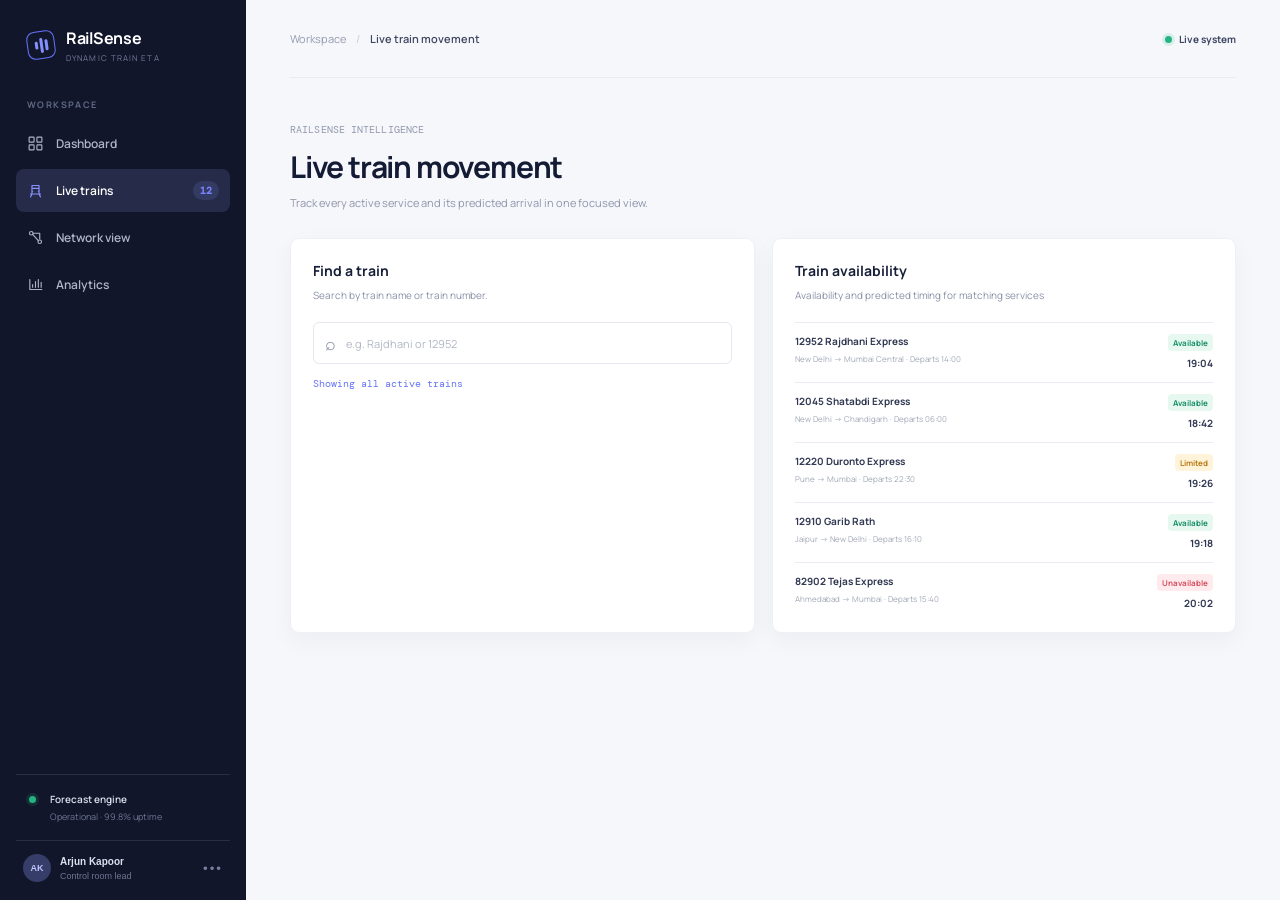
<file: frontend/feature.html>
<!DOCTYPE html>
<html lang="en">
<head>
  <meta charset="UTF-8" />
  <meta name="viewport" content="width=device-width, initial-scale=1.0" />
  <title>RailSense — Feature view</title>
  <link rel="preconnect" href="https://fonts.googleapis.com" />
  <link rel="preconnect" href="https://fonts.gstatic.com" crossorigin />
  <link href="https://fonts.googleapis.com/css2?family=DM+Mono:wght@400;500&family=Manrope:wght@400;500;600;700;800&display=swap" rel="stylesheet" />
  <link rel="stylesheet" href="styles.css" />
  <link rel="stylesheet" href="feature.css" />
</head>
<body>
  <div class="app-shell">
    <aside class="sidebar">
      <a class="brand" href="index.html" aria-label="Open RailSense dashboard"><div class="brand-mark"><span></span><span></span><span></span></div><div><strong>RailSense</strong><small>Dynamic Train ETA</small></div></a>
      <div class="sidebar-section">
        <p class="sidebar-label">Workspace</p>
        <nav class="nav-list" aria-label="Main navigation">
          <a class="nav-item" href="index.html"><svg viewBox="0 0 24 24"><rect x="3" y="3" width="7" height="7" rx="1"/><rect x="14" y="3" width="7" height="7" rx="1"/><rect x="3" y="14" width="7" height="7" rx="1"/><rect x="14" y="14" width="7" height="7" rx="1"/></svg>Dashboard</a>
          <a class="nav-item" data-view="trains" href="feature.html?view=trains"><svg viewBox="0 0 24 24"><path d="M5 17h14M7 17V5h10v12M5 21l2-4m12 4-2-4M7 9h10M8 13h.01M16 13h.01"/></svg>Live trains <b class="nav-count">12</b></a>
          <a class="nav-item" data-view="network" href="feature.html?view=network"><svg viewBox="0 0 24 24"><circle cx="6" cy="6" r="2.5"/><circle cx="18" cy="18" r="2.5"/><path d="M8 7.5 16 16.5M18 6H9M18 6v8"/></svg>Network view</a>
          <a class="nav-item" data-view="analytics" href="feature.html?view=analytics"><svg viewBox="0 0 24 24"><path d="M4 19V5m0 14h17M8 16v-4m4 4V8m4 8V5m4 11v-7"/></svg>Analytics</a>
        </nav>
      </div>
      <div class="sidebar-footer"><div class="system-status"><i class="pulse"></i><span><strong>Forecast engine</strong><small>Operational · 99.8% uptime</small></span></div><button class="profile"><span class="avatar">AK</span><span><strong>Arjun Kapoor</strong><small>Control room lead</small></span><span class="more">•••</span></button></div>
    </aside>
    <main class="main-content feature-content">
      <div class="topbar"><div class="breadcrumb"><span>Workspace</span><b>/</b><strong id="breadcrumbTitle">Feature view</strong></div><div class="live-indicator"><i class="pulse"></i>Live system</div></div>
      <section class="feature-hero"><p class="eyebrow">RAILSENSE INTELLIGENCE</p><h1 id="featureTitle">Live train movement</h1><p id="featureSubtitle" class="subtitle">Monitor the network from a focused operational view.</p></section>
      <section class="feature-grid" id="featureGrid"></section>
    </main>
  </div>
  <script src="feature.js"></script>
</body>
</html>
</file>
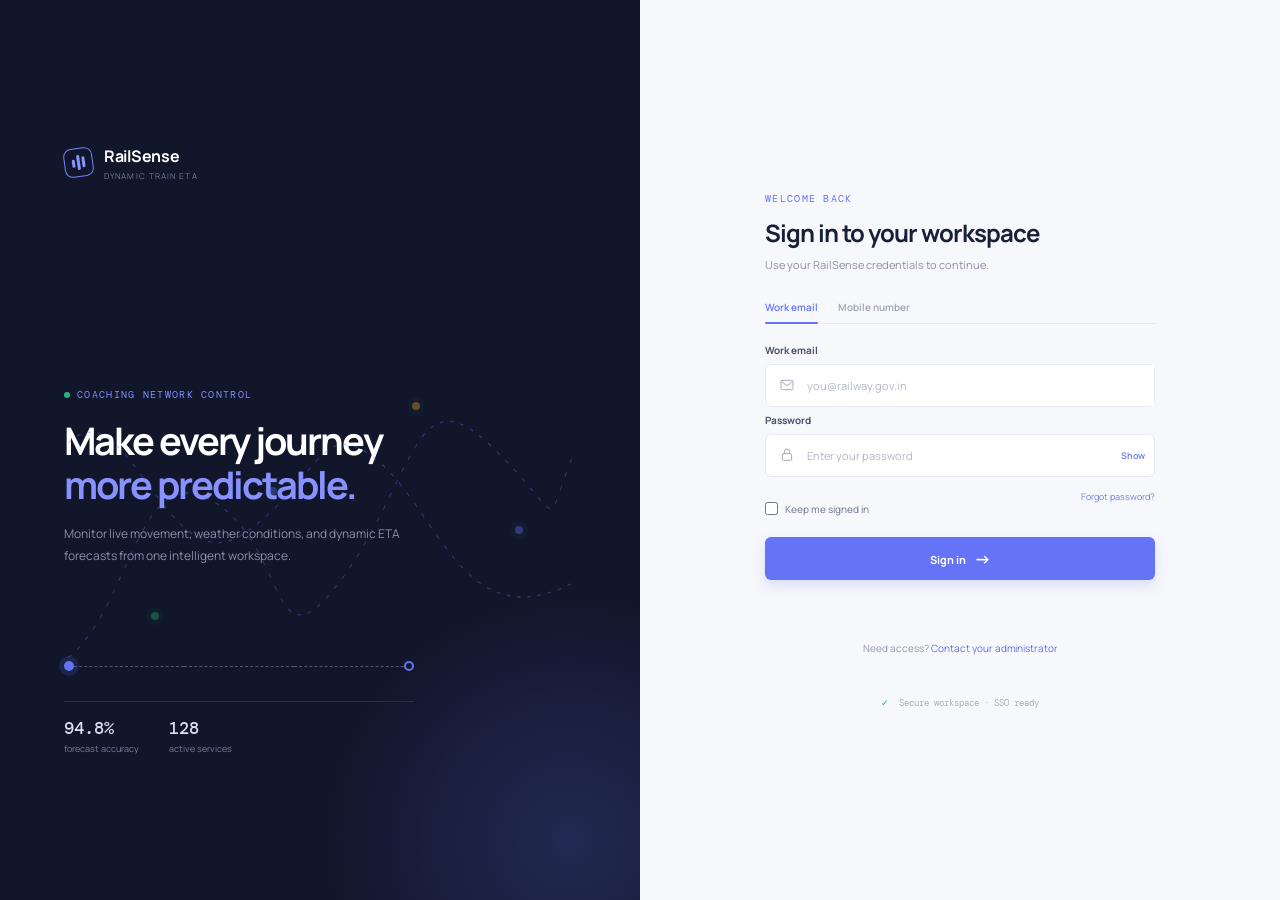
<file: frontend/login.html>
<!DOCTYPE html>
<html lang="en">
<head>
  <meta charset="UTF-8" />
  <meta name="viewport" content="width=device-width, initial-scale=1.0" />
  <meta name="description" content="Sign in to RailSense operations intelligence." />
  <title>Sign in — RailSense</title>
  <link rel="preconnect" href="https://fonts.googleapis.com" />
  <link rel="preconnect" href="https://fonts.gstatic.com" crossorigin />
  <link href="https://fonts.googleapis.com/css2?family=DM+Mono:wght@400;500&family=Manrope:wght@400;500;600;700;800&display=swap" rel="stylesheet" />
  <link rel="stylesheet" href="login.css" />
</head>
<body>
  <main class="login-shell">
    <section class="login-visual">
      <div class="visual-content">
        <div class="brand">
          <div class="brand-mark"><span></span><span></span><span></span></div>
          <div><strong>RailSense</strong><small>Dynamic Train ETA</small></div>
        </div>
        <div class="visual-copy">
          <p class="eyebrow"><i></i>COACHING NETWORK CONTROL</p>
          <h1>Make every journey<br /><em>more predictable.</em></h1>
          <p>Monitor live movement, weather conditions, and dynamic ETA forecasts from one intelligent workspace.</p>
        </div>
        <div class="signal-grid" aria-hidden="true">
          <svg viewBox="0 0 600 300" preserveAspectRatio="none"><path d="M5 245 C80 205 86 90 175 125 S240 260 325 185 S410 25 500 82 S560 150 595 92"/><path d="M5 80 C75 35 120 190 210 150 S300 55 370 95 S470 230 595 188"/></svg>
          <span class="signal-node n1"></span><span class="signal-node n2"></span><span class="signal-node n3"></span><span class="signal-node n4"></span>
        </div>
        <div class="visual-route">
          <div class="route-line"><span class="route-point active"></span><i></i><i></i><i></i><span class="route-point"></span></div>
          <div class="route-stats"><span><strong>94.8%</strong> forecast accuracy</span><span><strong>128</strong> active services</span></div>
        </div>
      </div>
      <div class="visual-glow"></div>
    </section>

    <section class="login-panel">
      <div class="login-card">
        <div class="mobile-brand brand">
          <div class="brand-mark"><span></span><span></span><span></span></div>
          <div><strong>RailSense</strong><small>Dynamic Train ETA</small></div>
        </div>
        <div class="login-heading">
          <p class="eyebrow">WELCOME BACK</p>
          <h2>Sign in to your workspace</h2>
          <p>Use your RailSense credentials to continue.</p>
        </div>
        <form id="loginForm" novalidate>
          <div class="login-methods" role="tablist" aria-label="Sign in method"><button type="button" class="method-tab active" data-method="email">Work email</button><button type="button" class="method-tab" data-method="mobile">Mobile number</button></div>
          <div id="emailLogin">
            <label for="email">Work email</label>
            <div class="input-wrap"><svg viewBox="0 0 24 24"><rect x="3" y="5" width="18" height="14" rx="2"/><path d="m4 7 8 6 8-6"/></svg><input id="email" name="email" type="email" autocomplete="email" placeholder="you@railway.gov.in" /></div>
          </div>
          <div id="mobileLogin" hidden>
            <label for="mobile">Mobile number</label>
            <div class="input-wrap mobile-input"><span class="country-code">+91</span><span class="country-divider"></span><input id="mobile" name="mobile" type="tel" inputmode="numeric" autocomplete="tel" placeholder="98765 43210" /></div>
          </div>
          <span class="field-error" id="emailError"></span>
          <span class="field-error" id="mobileError"></span>
          <div class="password-label"><label for="password">Password</label></div>
          <div class="input-wrap"><svg viewBox="0 0 24 24"><rect x="5" y="10" width="14" height="10" rx="2"/><path d="M8 10V7a4 4 0 0 1 8 0v3"/></svg><input id="password" name="password" type="password" autocomplete="current-password" placeholder="Enter your password" required /><button type="button" class="toggle-password" id="togglePassword" aria-label="Show password">Show</button></div>
          <span class="field-error" id="passwordError"></span>
          <div class="forgot-row"><a href="#" id="forgotPassword">Forgot password?</a></div>
          <label class="remember"><input type="checkbox" id="remember" /> <span>Keep me signed in</span></label>
          <button class="sign-in-button" type="submit">Sign in <span>→</span></button>
          <p class="form-message" id="formMessage" role="status"></p>
        </form>
        <p class="login-footer">Need access? <a href="mailto:support@railsense.example">Contact your administrator</a></p>
        <p class="security-note"><span>✓</span> Secure workspace · SSO ready</p>
      </div>
    </section>
  </main>
  <script src="login.js"></script>
</body>
</html>
</file>
<file: frontend/styles.css>
:root{--bg:#f6f7fb;--surface:#fff;--sidebar:#11162a;--ink:#182039;--muted:#8991a7;--line:#e9ebf2;--blue:#6574f7;--blue-soft:#eef0ff;--green:#25b481;--amber:#eaa62b;--red:#e75a67;--shadow:0 8px 24px rgba(24,32,57,.045)}*{box-sizing:border-box}html{scroll-behavior:smooth}body{margin:0;background:var(--bg);color:var(--ink);font-family:Manrope,Arial,sans-serif;font-size:13px}.app-shell{display:flex;min-height:100vh}.sidebar{width:246px;background:var(--sidebar);color:#aeb4ca;display:flex;flex-direction:column;padding:27px 16px 18px;flex-shrink:0}.brand{display:flex;align-items:center;gap:11px;padding:0 11px 35px;color:white;text-decoration:none}.brand:hover,.brand:focus,.brand:visited{color:white;text-decoration:none}.brand strong{display:block;font-size:16px;letter-spacing:-.3px}.brand small{display:block;color:#757d9e;font-size:8px;text-transform:uppercase;letter-spacing:1.1px;margin-top:3px;text-decoration:none}.brand-mark{width:28px;height:28px;border:1px solid #6574f7;border-radius:8px;display:flex;align-items:center;justify-content:center;gap:2px;transform:rotate(-8deg)}.brand-mark span{display:block;width:3px;border-radius:3px;background:#8590ff}.brand-mark span:first-child{height:8px}.brand-mark span:nth-child(2){height:15px}.brand-mark span:last-child{height:11px}.sidebar-label{margin:0 11px 11px;color:#606986;font-size:9px;text-transform:uppercase;letter-spacing:1.4px;font-weight:700}.sidebar-section{margin-bottom:29px}.nav-list{display:grid;gap:4px}.nav-item{height:43px;border-radius:8px;display:flex;align-items:center;gap:12px;padding:0 11px;text-decoration:none;color:#aeb4ca;font-size:12px;font-weight:600}.nav-item svg{width:17px;height:17px;fill:none;stroke:currentColor;stroke-width:1.6;stroke-linecap:round;stroke-linejoin:round}.nav-item.active,.nav-item:hover{background:#252b48;color:white}.nav-item.active svg{color:#8892ff}.nav-count{font-family:"DM Mono";font-size:10px;margin-left:auto;color:#7882ff;background:#333b63;border-radius:10px;padding:3px 7px}.saved-section{padding-top:1px}.saved-view{display:flex;align-items:center;gap:9px;border:0;background:none;color:#959cb5;width:100%;padding:8px 11px;font:500 11px Manrope;text-align:left;cursor:pointer}.saved-view span{margin-left:auto;color:#606986;font-size:17px}.dot{display:inline-block;width:7px;height:7px;border-radius:50%;flex-shrink:0}.green{background:var(--green)}.amber{background:var(--amber)}.red{background:var(--red)}.sidebar-footer{margin-top:auto}.system-status{display:flex;gap:9px;border-top:1px solid #292e46;border-bottom:1px solid #292e46;padding:17px 11px;margin-bottom:13px}.system-status strong,.profile strong{display:block;color:#dbe0ef;font-size:10px;font-weight:600}.system-status small,.profile small{display:block;color:#6e7692;font-size:9px;margin-top:4px}.pulse{display:inline-block;width:7px;height:7px;border-radius:50%;background:var(--green);box-shadow:0 0 0 3px rgba(37,180,129,.14);margin:4px 5px 0 2px}.profile{border:0;background:none;display:flex;gap:9px;align-items:center;width:100%;padding:0 7px;cursor:pointer;text-align:left}.avatar{height:28px;width:28px;display:grid;place-items:center;border-radius:50%;background:#353d68;color:#bfc5ff;font-size:9px;font-weight:700}.more{margin-left:auto;color:#77809e;letter-spacing:2px}.main-content{width:calc(100% - 246px);padding:0 44px 17px;overflow:hidden}.topbar{height:78px;border-bottom:1px solid var(--line);display:flex;align-items:center;justify-content:space-between}.breadcrumb{display:flex;align-items:center;gap:10px;color:#949bb0;font-size:11px}.breadcrumb b{font-weight:400;color:#c6cad5}.breadcrumb strong{color:#3e4660;font-weight:600}.top-actions{display:flex;align-items:center;gap:18px}.live-indicator{font-size:10px;color:#3d4765;font-weight:700}.live-indicator .pulse{margin-right:7px}.updated{font:10px "DM Mono";color:#9ba1b2}.icon-button{position:relative;border:0;background:none;color:#7d859a;padding:3px;cursor:pointer}.icon-button svg{width:17px;height:17px;fill:none;stroke:currentColor;stroke-width:1.5;stroke-linecap:round;stroke-linejoin:round}.icon-button em{position:absolute;top:0;right:0;width:5px;height:5px;border-radius:50%;background:var(--red);border:1px solid var(--bg)}.page-heading{display:flex;justify-content:space-between;align-items:flex-end;padding:30px 0 24px}.eyebrow{margin:0 0 10px;color:#9098ac;font:10px "DM Mono";letter-spacing:.1px}.eyebrow span{color:#c7ccdb;margin:0 5px}h1{font-size:25px;letter-spacing:-1.2px;margin:0;color:#141b35}h1 span{color:#6574f7;font-size:18px;margin-left:4px}.subtitle{color:#8d95a9;margin:7px 0 0;font-size:11px}.primary-button{background:var(--blue);border:0;color:#fff;border-radius:6px;padding:11px 15px;font:700 11px Manrope;display:flex;align-items:center;gap:8px;box-shadow:0 5px 12px rgba(101,116,247,.2);cursor:pointer}.primary-button:hover{background:#5363e5}.primary-button svg{width:14px;height:14px;fill:none;stroke:currentColor;stroke-width:1.8;stroke-linecap:round;stroke-linejoin:round}.stats-grid{display:grid;grid-template-columns:repeat(4,1fr);gap:14px;margin-bottom:17px}.stat-card,.panel{background:var(--surface);border:1px solid #eef0f5;box-shadow:var(--shadow);border-radius:9px}.stat-card{padding:17px 18px 15px}.stat-top{display:flex;justify-content:space-between;align-items:center;margin-bottom:16px}.stat-icon{width:28px;height:28px;display:grid;place-items:center;border-radius:7px}.stat-icon svg{height:15px;width:15px;fill:none;stroke:currentColor;stroke-width:1.7;stroke-linecap:round;stroke-linejoin:round}.blue{color:#6675f5;background:#eef0ff}.purple{color:#a06de5;background:#f5edfd}.stat-icon.amber{color:#df9a22;background:#fff6df}.stat-icon.green{color:#1baa7a;background:#e7f8f1}.trend{font:9px "DM Mono";padding:4px 6px;border-radius:4px}.trend.up{color:#19966e;background:#e8f8f1}.trend.down{color:#d38b18;background:#fff5dd}.trend.neutral{color:#778099;background:#f0f2f7}.stat-card p{font-size:11px;color:#80889e;margin:0 0 6px}.stat-card strong{font:700 22px "DM Mono";letter-spacing:-1.6px;color:#252d48}.stat-card strong span{font-size:12px;letter-spacing:-.5px;color:#778097}.stat-card small{display:block;color:#abb0bf;font-size:9px;margin-top:6px}.content-grid{display:grid;grid-template-columns:1.63fr 1fr;gap:17px}.panel{padding:19px 20px}.panel-heading{display:flex;align-items:flex-start;justify-content:space-between}.panel-heading h2{font-size:13px;margin:0 0 5px;letter-spacing:-.2px}.panel-heading p{font-size:10px;color:#a0a6b6;margin:0}.ghost-button,.more-button{border:0;background:none;color:#6876e9;font:600 10px Manrope;padding:3px;cursor:pointer}.ghost-button span{font-size:16px;vertical-align:-1px;margin-left:4px}.more-button{color:#9da4b5;letter-spacing:2px}.filter-row{display:flex;gap:7px;margin:22px 0 15px}.search-box{height:30px;border:1px solid #e8eaf1;border-radius:5px;display:flex;align-items:center;padding:0 9px;flex:1;min-width:130px}.search-box svg{width:14px;height:14px;fill:none;stroke:#a4abba;stroke-width:1.7}.search-box input{border:0;outline:0;width:100%;font:10px Manrope;padding-left:7px;color:var(--ink)}.search-box input::placeholder{color:#b2b7c5}.filter-button{background:#fff;border:1px solid #e8eaf1;border-radius:5px;padding:0 9px;color:#8991a6;font:600 9px Manrope;white-space:nowrap;cursor:pointer}.filter-button span{font:9px "DM Mono";margin-left:3px;color:#a5aaba}.filter-button.active-filter{background:var(--blue-soft);border-color:#dfe2ff;color:#6170ec}.table-wrap{overflow-x:auto}table{width:100%;border-collapse:collapse;text-align:left;min-width:580px}th{font:9px "DM Mono";color:#a2a9b9;text-transform:uppercase;letter-spacing:.4px;padding:0 8px 10px}td{border-top:1px solid #f0f1f5;padding:13px 8px;color:#727b91;font-size:10px;white-space:nowrap}td:first-child,th:first-child{padding-left:0}.service{display:flex;align-items:center;gap:8px}.service strong{color:#313953;font-size:10px}.train-badge{color:#6472eb;background:#eff1ff;border-radius:4px;font:9px "DM Mono";padding:4px 5px}.arrow{color:#c2c6d2;margin:0 4px}td small{display:block;font-size:9px;color:#a6acba;margin-top:4px}.delay-text{color:#dd9a23!important}.status{display:inline-flex;align-items:center;gap:6px;font-size:9px;font-weight:700}.status i{width:6px;height:6px;border-radius:50%}.on-time{color:#1ba97b}.on-time i{background:var(--green)}.delayed{color:#d99621}.delayed i{background:var(--amber)}.network-map{height:250px;background:#fafbfe;border-radius:7px;margin:23px 0 17px;position:relative;overflow:hidden}.map-grid{position:absolute;inset:0;background-image:linear-gradient(#eef0f6 1px,transparent 1px),linear-gradient(90deg,#eef0f6 1px,transparent 1px);background-size:29px 29px;opacity:.65}.route-lines{position:absolute;inset:10px;width:100%;height:calc(100% - 20px)}.route-lines path{fill:none;stroke:#8b96ff;stroke-width:2.2;stroke-linecap:round;stroke-dasharray:1 5}.map-label{position:absolute;font:8px "DM Mono";color:#b1b6c5;letter-spacing:1px}.label-north{top:18px;left:44%}.label-west{top:47%;left:13px}.label-east{top:36%;right:13px}.label-south{bottom:18px;left:48%}.map-point{width:9px;height:9px;position:absolute;border-radius:50%;border:2px solid white;box-shadow:0 1px 4px #a9afc5}.map-point.p1{top:18%;left:15%}.map-point.p2{top:40%;left:49%}.map-point.p3{top:33%;right:14%}.map-point.p4{bottom:14%;left:29%}.map-point.p5{bottom:18%;right:28%}.map-point.p6{bottom:11%;right:12%}.corridor-list{display:grid;grid-template-columns:1fr 1fr;gap:13px 22px}.corridor-list div{display:flex;justify-content:space-between;color:#737d93;font-size:10px}.corridor-list span{display:flex;align-items:center;gap:7px}.corridor-list strong{font:500 10px "DM Mono";color:#343d58}.bottom-grid{display:grid;grid-template-columns:1.63fr 1fr;gap:17px;margin-top:17px}.chart-panel{min-height:262px}.chart-panel select{border:1px solid #e8eaf1;border-radius:4px;padding:6px 8px;color:#7d869b;background:white;font:9px Manrope}.chart{display:flex;height:181px;margin-top:20px}.y-axis{width:37px;display:flex;flex-direction:column;justify-content:space-between;padding:0 0 22px;color:#b0b5c2;font:9px "DM Mono"}.chart-area{position:relative;flex:1;margin-left:8px}.grid-lines{position:absolute;inset:0 0 24px;display:flex;flex-direction:column;justify-content:space-between}.grid-lines i{border-top:1px dashed #ebedf3}.chart-area svg{position:absolute;inset:0 0 24px;width:100%;height:calc(100% - 24px);overflow:visible}.area-fill{fill:url(#area)}.line{fill:none;stroke:#6c7cff;stroke-width:2.5;vector-effect:non-scaling-stroke}.x-axis{position:absolute;bottom:0;left:0;right:0;display:flex;justify-content:space-between;color:#adb3c1;font:9px "DM Mono"}.alerts-panel{min-height:262px}.alert-count{font:9px "DM Mono";color:#df8b1c;background:#fff5df;padding:5px 7px;border-radius:4px}.alert-list{margin-top:16px}.alert-item{display:flex;align-items:flex-start;gap:9px;padding:10px 0;border-bottom:1px solid #f1f2f6}.alert-icon{display:grid;place-items:center;width:20px;height:20px;border-radius:50%;font:700 11px "DM Mono";flex-shrink:0}.alert-icon.red{background:#fdebee;color:#df5a68}.alert-icon.amber{background:#fff4dc;color:#dd991f}.alert-icon.blue{background:#edf0ff;color:#6675f3}.alert-item strong{display:block;font-size:9px;color:#3d4660}.alert-item p{margin:4px 0 0;color:#a0a6b5;font-size:9px}.alert-item time{margin-left:auto;color:#b1b6c3;font:9px "DM Mono"}.view-alerts{border:0;background:none;color:#6675ee;font:600 10px Manrope;padding:17px 0 0;cursor:pointer}.view-alerts span{font-size:15px;margin-left:5px}footer{display:flex;justify-content:space-between;padding:18px 2px 0;color:#aeb4c1;font:9px "DM Mono"}footer .pulse{margin-left:7px}.toast{position:fixed;right:24px;bottom:24px;background:#182039;color:white;border-radius:6px;padding:12px 16px;font-size:11px;box-shadow:0 8px 25px #18203933;transform:translateY(80px);opacity:0;transition:.25s ease}.toast.show{transform:translateY(0);opacity:1}@media(max-width:1100px){.main-content{padding:0 25px}.stats-grid{grid-template-columns:repeat(2,1fr)}.content-grid,.bottom-grid{grid-template-columns:1fr}}@media(max-width:720px){.sidebar{width:62px;padding:20px 8px}.brand{padding:0 9px 35px}.brand>div:last-child,.sidebar-label,.nav-item:not(.active)::after,.nav-item{font-size:0}.brand-mark{flex-shrink:0}.nav-item{justify-content:center;padding:0}.nav-item svg{width:18px;height:18px}.nav-count,.saved-section,.sidebar-footer{display:none}.main-content{width:calc(100% - 62px);padding:0 15px}.topbar{height:64px}.breadcrumb strong,.updated{display:none}.top-actions{gap:10px}.page-heading{align-items:flex-start;gap:15px;flex-direction:column}.primary-button{align-self:flex-start}.stats-grid{gap:9px}.stat-card{padding:13px}.stat-card strong{font-size:18px}.stat-card small{font-size:8px}.filter-row{flex-wrap:wrap}.search-box{flex-basis:100%}.panel{padding:16px 13px}footer{display:none}h1{font-size:21px}}
 .weather-panel{margin:17px 0}.weather-meta{display:flex;align-items:center;gap:15px}.weather-toolbar{display:flex;align-items:center;justify-content:space-between;margin:18px 0 12px}.weather-tabs{display:flex;gap:5px}.weather-tab{border:1px solid #e7e9f1;background:#fff;color:#8a92a6;border-radius:5px;padding:7px 11px;font:600 9px Manrope;cursor:pointer}.weather-tab.active,.weather-tab:hover{background:var(--blue-soft);border-color:#dce0ff;color:#6170ed}.weather-note{font:9px "DM Mono";color:#9da4b4}.weather-note .dot{margin-right:6px}.weather-map{height:310px;position:relative;overflow:hidden;border-radius:8px;background:#e6f0f0;background-image:linear-gradient(30deg,rgba(255,255,255,.3) 12%,transparent 12.5%,transparent 87%,rgba(255,255,255,.3) 87.5%),linear-gradient(150deg,rgba(255,255,255,.3) 12%,transparent 12.5%,transparent 87%,rgba(255,255,255,.3) 87.5%);background-size:42px 72px}.map-contours{position:absolute;inset:0;opacity:.55;background:radial-gradient(ellipse at 20% 22%,#badfe0 0 8%,transparent 8.5%),radial-gradient(ellipse at 73% 28%,#d7e9c5 0 13%,transparent 13.5%),radial-gradient(ellipse at 57% 76%,#f3dfad 0 15%,transparent 15.5%),radial-gradient(ellipse at 16% 80%,#c9e5d6 0 11%,transparent 11.5%)}.weather-routes{position:absolute;inset:0;width:100%;height:100%}.weather-routes path{fill:none;stroke:#6574f7;stroke-width:2;stroke-dasharray:3 6;opacity:.75}.region-label{position:absolute;color:#79929a;font:8px "DM Mono";letter-spacing:1px}.region-delhi{top:16%;left:16%}.region-jaipur{top:31%;left:29%}.region-pune{bottom:22%;left:43%}.region-mumbai{bottom:11%;left:30%}.region-kolkata{top:27%;right:13%}.weather-pin{position:absolute;border:0;background:none;color:#fff;font:700 10px "DM Mono";cursor:pointer;z-index:2}.weather-pin span{display:grid;place-items:center;min-width:36px;height:27px;padding:0 5px;border-radius:5px;background:#6675f5;box-shadow:0 3px 8px #5260b755}.weather-pin i{display:block;width:8px;height:8px;margin:3px auto 0;background:#6675f5;border:2px solid #fff;border-radius:50%;box-shadow:0 1px 4px #71808c}.weather-pin:hover span{transform:scale(1.1)}.pin-delhi{top:17%;left:18%}.pin-jaipur{top:32%;left:30%}.pin-pune{bottom:24%;left:44%}.pin-mumbai{bottom:12%;left:31%}.pin-kolkata{top:28%;right:14%}.weather-legend{position:absolute;left:16px;bottom:15px;width:172px;padding:10px 11px;background:#ffffffdd;border:1px solid #fff;border-radius:6px;box-shadow:0 4px 12px #60707022}.weather-legend strong{display:block;color:#515b72;font-size:9px;margin-bottom:7px}.legend-gradient{height:6px;border-radius:4px;background:linear-gradient(90deg,#6fc6c0,#f3d66a,#e97767)}.legend-values{display:flex;justify-content:space-between;color:#9099a9;font:8px "DM Mono";margin-top:5px}.weather-card{position:absolute;right:16px;top:15px;width:194px;padding:13px;background:#ffffffed;border:1px solid #fff;border-radius:7px;box-shadow:0 4px 14px #52606d22}.weather-card-top{display:flex;align-items:center;gap:9px}.weather-symbol{display:grid;place-items:center;width:29px;height:29px;border-radius:6px;background:#fff3cc;color:#e8a82d;font-size:17px}.weather-card strong{display:block;font-size:10px;color:#343d58}.weather-card small{display:block;color:#9ba4b1;font-size:8px;margin-top:3px}.weather-reading{display:flex;align-items:baseline;gap:8px;margin:13px 0 10px}.weather-reading strong{font:700 25px "DM Mono";color:#202944}.weather-reading span{font-size:9px;color:#8d96a9}.weather-details{display:grid;grid-template-columns:1fr 1fr;gap:6px 10px;border-top:1px solid #edf0f3;padding-top:9px;color:#9aa2b1;font-size:8px}.weather-details span:last-child{grid-column:1/-1}.weather-details b{color:#586279;font-weight:600;margin-left:3px}@media(max-width:720px){.weather-toolbar{align-items:flex-start;gap:10px;flex-direction:column}.weather-tabs{flex-wrap:wrap}.weather-note{font-size:8px}.weather-card{right:10px;top:10px;width:165px}.weather-legend{left:10px;bottom:10px;width:145px}.weather-map{height:275px}}
/* Leaflet supplies the basemap; dashboard overlays stay above it. */
#leafletMap{position:absolute;inset:0;z-index:0}.weather-panel{margin:17px 0}.weather-toolbar{display:flex;align-items:center;justify-content:space-between;margin:18px 0 12px}.weather-tabs{display:flex;gap:5px}.weather-tab{border:1px solid #e7e9f1;background:#fff;color:#8a92a6;border-radius:5px;padding:7px 11px;font:600 9px Manrope;cursor:pointer}.weather-tab.active,.weather-tab:hover{background:var(--blue-soft);border-color:#dce0ff;color:#6170ed}.weather-note{font:9px "DM Mono";color:#9da4b4}.weather-note .dot{margin-right:6px}.weather-map{height:310px;position:relative;overflow:hidden;border-radius:8px}.weather-legend,.weather-card{position:absolute;z-index:500;background:#ffffffed;border-radius:7px;box-shadow:0 4px 14px #52606d22}.weather-legend{left:16px;bottom:15px;width:172px;padding:10px 11px}.weather-legend strong{display:block;color:#515b72;font-size:9px;margin-bottom:7px}.legend-gradient{height:6px;border-radius:4px;background:linear-gradient(90deg,#6fc6c0,#f3d66a,#e97767)}.legend-values{display:flex;justify-content:space-between;color:#9099a9;font:8px "DM Mono";margin-top:5px}.weather-card{right:16px;top:15px;width:194px;padding:13px}.weather-card-top{display:flex;align-items:center;gap:9px}.weather-symbol{display:grid;place-items:center;width:29px;height:29px;border-radius:6px;background:#fff3cc;color:#e8a82d;font-size:17px}.weather-card strong{display:block;font-size:10px;color:#343d58}.weather-card small{display:block;color:#9ba4b1;font-size:8px;margin-top:3px}.weather-reading{display:flex;align-items:baseline;gap:8px;margin:13px 0 10px}.weather-reading strong{font:700 25px "DM Mono";color:#202944}.weather-reading span{font-size:9px;color:#8d96a9}.weather-details{display:grid;grid-template-columns:1fr 1fr;gap:6px 10px;border-top:1px solid #edf0f3;padding-top:9px;color:#9aa2b1;font-size:8px}.weather-details span:last-child{grid-column:1/-1}.weather-details b{color:#586279;margin-left:3px}.weather-leaflet-marker{background:transparent;border:0}.weather-leaflet-marker span{display:grid;place-items:center;min-width:38px;height:27px;padding:0 5px;border-radius:5px;background:#6675f5;color:#fff;font:700 10px "DM Mono";box-shadow:0 3px 8px #5260b755;border:2px solid #fff}.leaflet-control-zoom a{color:#4b5876!important}@media(max-width:720px){.weather-toolbar{align-items:flex-start;gap:10px;flex-direction:column}.weather-map{height:275px}.weather-card{right:10px;top:10px;width:165px}.weather-legend{left:10px;bottom:10px;width:145px}}
.route-summary{margin-top:15px;border-top:1px solid #edf0f4;padding-top:16px}.route-summary.is-hidden{display:none}.route-summary-heading{display:flex;align-items:flex-start;justify-content:space-between}.route-summary h3{font-size:12px;margin:0 0 4px}.route-summary p{font-size:9px;color:#9ca4b3;margin:0}.route-stop-total{font:9px "DM Mono";color:#8b94a8}.route-stop-total strong{color:#5666ea;font-size:13px;margin-right:3px}.route-selector{display:grid;grid-template-columns:repeat(3,1fr);gap:7px;margin:14px 0}.route-option{border:1px solid #e9ebf2;background:#fff;text-align:left;border-radius:6px;padding:9px 10px;cursor:pointer}.route-option strong{display:block;color:#4a536b;font-size:9px}.route-option span{display:block;color:#9ca4b4;font-size:8px;margin-top:4px}.route-option b{color:#6675ed;font-weight:600}.route-option.active,.route-option:hover{border-color:#cfd4ff;background:#f7f8ff}.route-detail{display:flex;align-items:center;gap:18px;padding:11px 12px;background:#fafbfe;border:1px solid #eef0f5;border-radius:6px}.route-detail>div{display:flex;flex-direction:column;gap:4px}.route-label{font:8px "DM Mono";text-transform:uppercase;color:#a4abba}.route-detail strong{font-size:10px;color:#3e4760}.route-arrow{font-size:18px;color:#7380ee}.route-detail-divider{height:27px;border-left:1px solid #e3e6ee;margin-left:auto}.station-strip{display:flex;align-items:center;gap:7px;overflow-x:auto;white-space:nowrap;padding:13px 3px 1px;color:#788197;font-size:9px}.station-strip i{display:block;width:18px;border-top:1px dashed #b9c0d0}.station-dot{width:7px;height:7px;border-radius:50%;background:#6675f5;border:2px solid #dce0ff;flex-shrink:0}.station-dot.origin,.station-dot.destination{background:#25b481;border-color:#c8f0e1}@media(max-width:720px){.route-selector{grid-template-columns:1fr}.route-detail{gap:9px;flex-wrap:wrap}.route-detail-divider{display:none}.route-arrow{display:none}.station-strip{font-size:8px}}
.forecast-lab{display:grid;grid-template-columns:1fr 1fr;gap:17px;margin-top:17px}.confidence-card,.simulator-card{min-width:0}.confidence-badge{color:#1b9f74;background:#e8f8f1;border-radius:12px;padding:5px 8px;font:700 11px "DM Mono"}.confidence-meter{height:7px;background:#edf0f5;border-radius:8px;margin:18px 0 9px;overflow:hidden}.confidence-meter span{display:block;height:100%;width:92%;background:linear-gradient(90deg,#25b481,#6574f7);border-radius:inherit;transition:width .25s}.confidence-meta{display:flex;justify-content:space-between;align-items:center;font-size:9px}.confidence-meta strong{color:#1b9f74}.confidence-meta span{color:#a0a7b7}.confidence-reasons{display:grid;gap:6px;margin:15px 0 0;padding:0;list-style:none;color:#7f879b;font-size:9px}.confidence-reasons li:before{content:"✓";color:#25b481;font-weight:700;margin-right:7px}.simulator-icon{color:#6574f7;background:#eef0ff;border-radius:6px;padding:5px 9px;font:18px "DM Mono"}.simulator-controls{display:grid;gap:10px;margin:17px 0}.simulator-controls label{display:grid;grid-template-columns:1fr auto;gap:5px;color:#7f879b;font-size:9px}.simulator-controls output{color:#6574f7;font:9px "DM Mono"}.simulator-controls input{grid-column:1/-1;width:100%;height:4px;accent-color:#6574f7}.simulation-result{display:flex;align-items:baseline;gap:9px;border-top:1px solid #edf0f4;padding-top:12px}.simulation-result span{color:#9aa2b1;font-size:9px}.simulation-result strong{color:#252d48;font:700 20px "DM Mono"}.simulation-result b{color:#df9a22;font-size:8px}.simulator-card>.ghost-button{margin-top:12px}@media(max-width:720px){.forecast-lab{grid-template-columns:1fr}}
</file>
<file: frontend/feature.css>
.feature-content{min-height:100vh}.feature-hero{padding:45px 0 28px}.feature-hero h1{font-size:30px;margin:0 0 8px}.feature-grid{display:grid;grid-template-columns:repeat(2,minmax(0,1fr));gap:17px}.feature-card{background:var(--surface);border:1px solid #eef0f5;box-shadow:var(--shadow);border-radius:9px;padding:22px}.feature-card h2{font-size:14px;margin:0 0 7px}.feature-card p{color:var(--muted);font-size:10px;line-height:1.7;margin:0}.feature-value{display:block;color:var(--blue);font:700 29px "DM Mono";margin:18px 0 5px}.feature-list{display:grid;gap:12px;margin:18px 0 0;padding:0;list-style:none}.feature-list li{display:flex;justify-content:space-between;border-top:1px solid var(--line);padding-top:11px;color:#69738b;font-size:10px}.feature-list b{color:#313953}.mini-bars{height:145px;display:flex;align-items:flex-end;gap:13px;border-bottom:1px solid #e9ebf2;margin-top:20px;padding:0 10px}.mini-bars i{flex:1;max-width:40px;background:linear-gradient(#6574f7,#b8c0ff);border-radius:5px 5px 0 0}.mini-bars i:nth-child(1){height:62%}.mini-bars i:nth-child(2){height:80%}.mini-bars i:nth-child(3){height:55%}.mini-bars i:nth-child(4){height:91%}.mini-bars i:nth-child(5){height:72%}.network-visual{height:180px;margin-top:18px;border-radius:8px;background:#151b34;position:relative;overflow:hidden}.network-visual:before,.network-visual:after{content:"";position:absolute;inset:20% 10%;border:1px solid #6574f766;border-radius:50%;transform:rotate(25deg)}.network-visual:after{inset:35% 25%;transform:rotate(-35deg)}.network-visual span{position:absolute;width:10px;height:10px;border-radius:50%;background:var(--green);box-shadow:0 0 0 7px #25b48122}.network-visual span:nth-child(1){left:18%;top:29%}.network-visual span:nth-child(2){left:48%;top:56%;background:var(--blue)}.network-visual span:nth-child(3){right:18%;top:34%;background:var(--amber)}@media(max-width:720px){.feature-grid{grid-template-columns:1fr}.feature-hero{padding-top:30px}}
.feature-search{display:flex;align-items:center;height:42px;border:1px solid #e5e8f0;border-radius:6px;background:#fff;margin-top:18px;padding:0 11px;color:#7d87a0}.feature-search:focus-within{border-color:#9aa4ff;box-shadow:0 0 0 3px #6574f714}.feature-search span{font-size:18px;margin-right:8px}.feature-search input{border:0;outline:0;flex:1;min-width:0;color:var(--ink);font:11px Manrope}.feature-search input::placeholder{color:#b1b7c4}.search-result-count{margin-top:11px!important;color:var(--blue)!important;font:9px "DM Mono"}.searchable-trains li[hidden]{display:none}.no-search-results{margin-top:18px!important;color:#d38b18!important}
.searchable-trains li>span{min-width:0}.train-name{display:block;color:#313953!important;font-size:10px}.searchable-trains li small{display:block;color:#a0a7b6;font-size:8px;font-weight:400;margin-top:5px}.searchable-trains li> b{display:flex;flex-direction:column;align-items:flex-end;gap:5px;color:#313953}.availability{font-style:normal;font:700 8px Manrope;padding:3px 5px;border-radius:4px}.availability.available{color:#198f6a;background:#e6f8f0}.availability.limited{color:#bd7b15;background:#fff4d9}.availability.unavailable{color:#d45160;background:#ffebee}
.simulation-controls-card label{display:grid;color:#69738b;font-size:10px;margin-top:17px}.simulation-select select{margin-top:7px;height:35px;border:1px solid #e8eaf1;border-radius:5px;background:#fff;padding:0 9px;color:#3e4760;font:10px Manrope}.simulation-slider{grid-template-columns:1fr auto;gap:6px}.simulation-slider output{color:var(--blue);font:10px "DM Mono"}.simulation-slider input{grid-column:1/-1;width:100%;accent-color:var(--blue)}.simulation-button{margin-top:20px}.simulation-button span{font-size:15px}.simulation-status-dot{width:9px;height:9px;border-radius:50%;background:var(--green);box-shadow:0 0 0 4px #25b48122}.simulation-status-dot.moderate{background:var(--amber);box-shadow:0 0 0 4px #eaa62b22}.simulation-status-dot.high{background:var(--red);box-shadow:0 0 0 4px #e75a6722}.simulation-metrics{display:grid;grid-template-columns:repeat(3,1fr);gap:10px;margin:26px 0 18px}.simulation-metrics div{border-right:1px solid var(--line);padding-right:8px}.simulation-metrics div:last-child{border:0}.simulation-metrics span{display:block;color:#9aa2b1;font-size:8px;margin-bottom:7px}.simulation-metrics strong{color:#252d48;font:700 18px "DM Mono"}.impact-track{height:7px;background:#edf0f5;border-radius:8px;overflow:hidden}.impact-track span{display:block;height:100%;width:16%;background:linear-gradient(90deg,var(--green),var(--amber),var(--red));border-radius:inherit;transition:width .25s}@media(max-width:720px){.simulation-metrics strong{font-size:15px}}
.forecast-graph{display:flex;height:166px;margin:20px 0 7px}.graph-y-axis{display:flex;flex-direction:column;justify-content:space-between;padding:0 8px 18px 0;color:#a4abba;font:8px "DM Mono"}.graph-plot{position:relative;flex:1;min-width:0}.graph-grid{position:absolute;inset:0 0 18px;display:flex;flex-direction:column;justify-content:space-between}.graph-grid i{border-top:1px dashed #e7eaf1}.graph-plot svg{position:absolute;inset:0 0 18px;width:100%;height:calc(100% - 18px);overflow:visible}.graph-area{fill:#6574f71c}.graph-line{fill:none;stroke:var(--blue);stroke-width:3;vector-effect:non-scaling-stroke;stroke-linecap:round;stroke-linejoin:round;transition:d .3s}.graph-labels{position:absolute;bottom:0;left:0;right:0;display:flex;justify-content:space-between;color:#a4abba;font:8px "DM Mono"}.graph-legend{display:flex;gap:15px;color:#8b94a8;font-size:8px;margin-bottom:14px}.graph-legend span{display:flex;align-items:center;gap:5px}.graph-dot{width:6px;height:6px;border-radius:50%;display:inline-block}.on-time-dot{background:var(--blue)}.delay-dot{background:var(--amber)}@media(max-width:720px){.simulation-metrics strong{font-size:15px}.graph-labels{font-size:7px}}
</file>
<file: frontend/login.css>
:root{--navy:#11162a;--ink:#182039;--muted:#8991a7;--blue:#6574f7;--line:#e6e9f1;--bg:#f7f8fb}*{box-sizing:border-box}body{margin:0;background:var(--bg);color:var(--ink);font-family:Manrope,Arial,sans-serif}.login-shell{display:grid;grid-template-columns:1fr 1fr;min-height:100vh}.login-visual{position:relative;overflow:hidden;background:var(--navy);color:#fff;padding:42px 10%;display:flex;align-items:center}.visual-content{position:relative;z-index:2;max-width:520px;width:100%}.brand{display:flex;align-items:center;gap:11px}.brand strong{display:block;font-size:16px;letter-spacing:-.3px}.brand small{display:block;color:#747c9d;font-size:8px;text-transform:uppercase;letter-spacing:1.1px;margin-top:3px}.brand-mark{width:29px;height:29px;border:1px solid #7582ff;border-radius:8px;display:flex;align-items:center;justify-content:center;gap:2px;transform:rotate(-8deg)}.brand-mark span{display:block;width:3px;border-radius:3px;background:#8994ff}.brand-mark span:first-child{height:8px}.brand-mark span:nth-child(2){height:15px}.brand-mark span:last-child{height:11px}.visual-copy{margin-top:23vh}.eyebrow{color:#929bb7;font:10px "DM Mono";letter-spacing:1.3px;margin:0}.visual-copy .eyebrow{color:#7f8cff}.visual-copy .eyebrow i{display:inline-block;width:6px;height:6px;border-radius:50%;background:#25b481;margin-right:7px}.visual-copy h1{font-size:38px;line-height:1.16;letter-spacing:-2px;margin:17px 0 17px}.visual-copy h1 em{font-style:normal;color:#8791ff}.visual-copy>p:last-child{max-width:380px;color:#8991ad;font-size:12px;line-height:1.8;margin:0}.visual-route{position:relative;z-index:2;margin-top:95px;width:350px}.signal-grid{position:absolute;z-index:1;left:0;right:0;bottom:26px;height:390px;opacity:.38}.signal-grid svg{width:100%;height:100%;overflow:visible}.signal-grid path{fill:none;stroke:#6373ef;stroke-width:1;stroke-dasharray:4 8;animation:signal-flow 12s linear infinite}.signal-node{position:absolute;width:8px;height:8px;border-radius:50%;background:#25b481;box-shadow:0 0 0 5px #25b4811c;animation:node-pulse 2.8s ease-in-out infinite}.signal-node.n1{left:17%;top:70%}.signal-node.n2{left:40%;top:38%;background:#6574f7;animation-delay:.7s}.signal-node.n3{left:68%;top:16%;background:#eaa62b;animation-delay:1.4s}.signal-node.n4{left:88%;top:48%;background:#6574f7;animation-delay:2.1s}.live-card{position:absolute;z-index:3;right:9%;bottom:43px;display:flex;align-items:center;gap:9px;padding:11px 13px;background:#1d2440d9;border:1px solid #394363;border-radius:8px;box-shadow:0 12px 30px #0003;backdrop-filter:blur(7px)}.live-card-icon{display:grid;place-items:center;width:25px;height:25px;border-radius:6px;background:#6574f71f;color:#94a0ff}.live-card b{display:block;color:#e7eaff;font-size:9px}.live-card small{display:block;color:#838eac;font:8px "DM Mono";margin-top:3px}.live-pulse{width:6px;height:6px;background:#25b481;border-radius:50%;box-shadow:0 0 0 4px #25b48120}@keyframes signal-flow{to{stroke-dashoffset:-120}}@keyframes node-pulse{50%{transform:scale(1.5);box-shadow:0 0 0 8px #6574f71a}}.route-line{display:flex;align-items:center;gap:0}.route-line i{height:1px;border-top:1px dashed #4e5878;flex:1}.route-point{width:10px;height:10px;border:2px solid #6574f7;background:var(--navy);border-radius:50%;flex-shrink:0}.route-point.active{background:#6574f7;box-shadow:0 0 0 5px #6574f726}.route-stats{display:flex;gap:30px;border-top:1px solid #292e46;margin-top:30px;padding-top:15px;color:#737d9d;font-size:9px}.route-stats strong{display:block;color:#dbe0f2;font:500 17px "DM Mono";margin-bottom:3px}.visual-glow{position:absolute;width:520px;height:520px;border-radius:50%;right:-190px;bottom:-200px;background:radial-gradient(circle,#6675f733,transparent 68%)}.login-panel{display:flex;align-items:center;justify-content:center;padding:35px}.login-card{width:100%;max-width:390px}.mobile-brand{display:none}.login-heading{margin-bottom:28px}.login-heading .eyebrow{color:#6574f7;margin-bottom:11px}.login-heading h2{font-size:24px;letter-spacing:-1px;margin:0 0 8px}.login-heading>p:last-child{color:var(--muted);font-size:11px;margin:0}.login-methods{display:flex;gap:20px;border-bottom:1px solid var(--line);margin:0 0 19px}.method-tab{border:0;background:none;color:#9ba3b4;font:600 10px Manrope;padding:0 0 9px;cursor:pointer;position:relative}.method-tab.active{color:#6574f7}.method-tab.active:after{content:"";position:absolute;left:0;right:0;bottom:-1px;height:2px;background:#6574f7;border-radius:2px}.mobile-input{padding-left:13px}.country-code{font:600 11px "DM Mono";color:#68738c}.country-divider{height:19px;border-left:1px solid #e4e7ee;margin:0 10px}form label{display:block;color:#47516a;font-size:10px;font-weight:700;margin-bottom:7px}.input-wrap{display:flex;align-items:center;height:43px;border:1px solid var(--line);border-radius:6px;background:#fff;transition:.2s}.input-wrap:focus-within{border-color:#9aa4ff;box-shadow:0 0 0 3px #6574f714}.input-wrap svg{width:16px;height:16px;fill:none;stroke:#a3abba;stroke-width:1.5;stroke-linecap:round;stroke-linejoin:round;margin:0 10px 0 13px}.input-wrap input{border:0;outline:0;min-width:0;flex:1;height:100%;font:11px Manrope;color:var(--ink)}.input-wrap input::placeholder{color:#b1b7c4}.field-error{display:block;color:#da5969;font-size:9px;line-height:1.25;margin:2px 0 0}.field-error:empty{display:none}.password-label{display:flex;justify-content:space-between;margin-top:6px}.password-label a,.login-footer a,.login-panel a{color:#6070ed;text-decoration:none}.forgot-row{text-align:right;margin-top:6px;height:16px}.forgot-row a{font-size:9px;color:#7180e8;text-decoration:none}.forgot-row a:hover{text-decoration:underline}.input-wrap .toggle-password{border:0;background:none;color:#6976e7;font:600 9px Manrope;padding:9px;cursor:pointer}.remember{display:flex!important;align-items:center;gap:7px;color:#7f879b!important;font-weight:500!important;margin:3px 0 21px!important;cursor:pointer}.remember input{accent-color:var(--blue);width:13px;height:13px;margin:0}.sign-in-button{height:43px;width:100%;border:0;border-radius:6px;background:var(--blue);color:#fff;font:700 11px Manrope;cursor:pointer;box-shadow:0 6px 14px #6574f733}.sign-in-button:hover{background:#5363e5}.sign-in-button span{font-size:17px;vertical-align:-1px;margin-left:6px}.form-message{height:18px;text-align:center;color:#da5969;font-size:9px;margin:9px 0 0}.login-footer{text-align:center;color:#9098a9;font-size:10px;margin:34px 0 0}.security-note{text-align:center;color:#aab0bd;font:9px "DM Mono";margin:42px 0 0}.security-note span{color:#25b481;margin-right:5px}@media(max-width:800px){.login-shell{grid-template-columns:1fr}.login-visual{display:none}.login-panel{padding:25px;min-height:100vh}.mobile-brand{display:flex;margin:0 0 65px}.login-heading h2{font-size:22px}}@media(min-width:801px) and (max-height:760px){.visual-copy{margin-top:15vh}.visual-route{margin-top:55px}}
</file>
